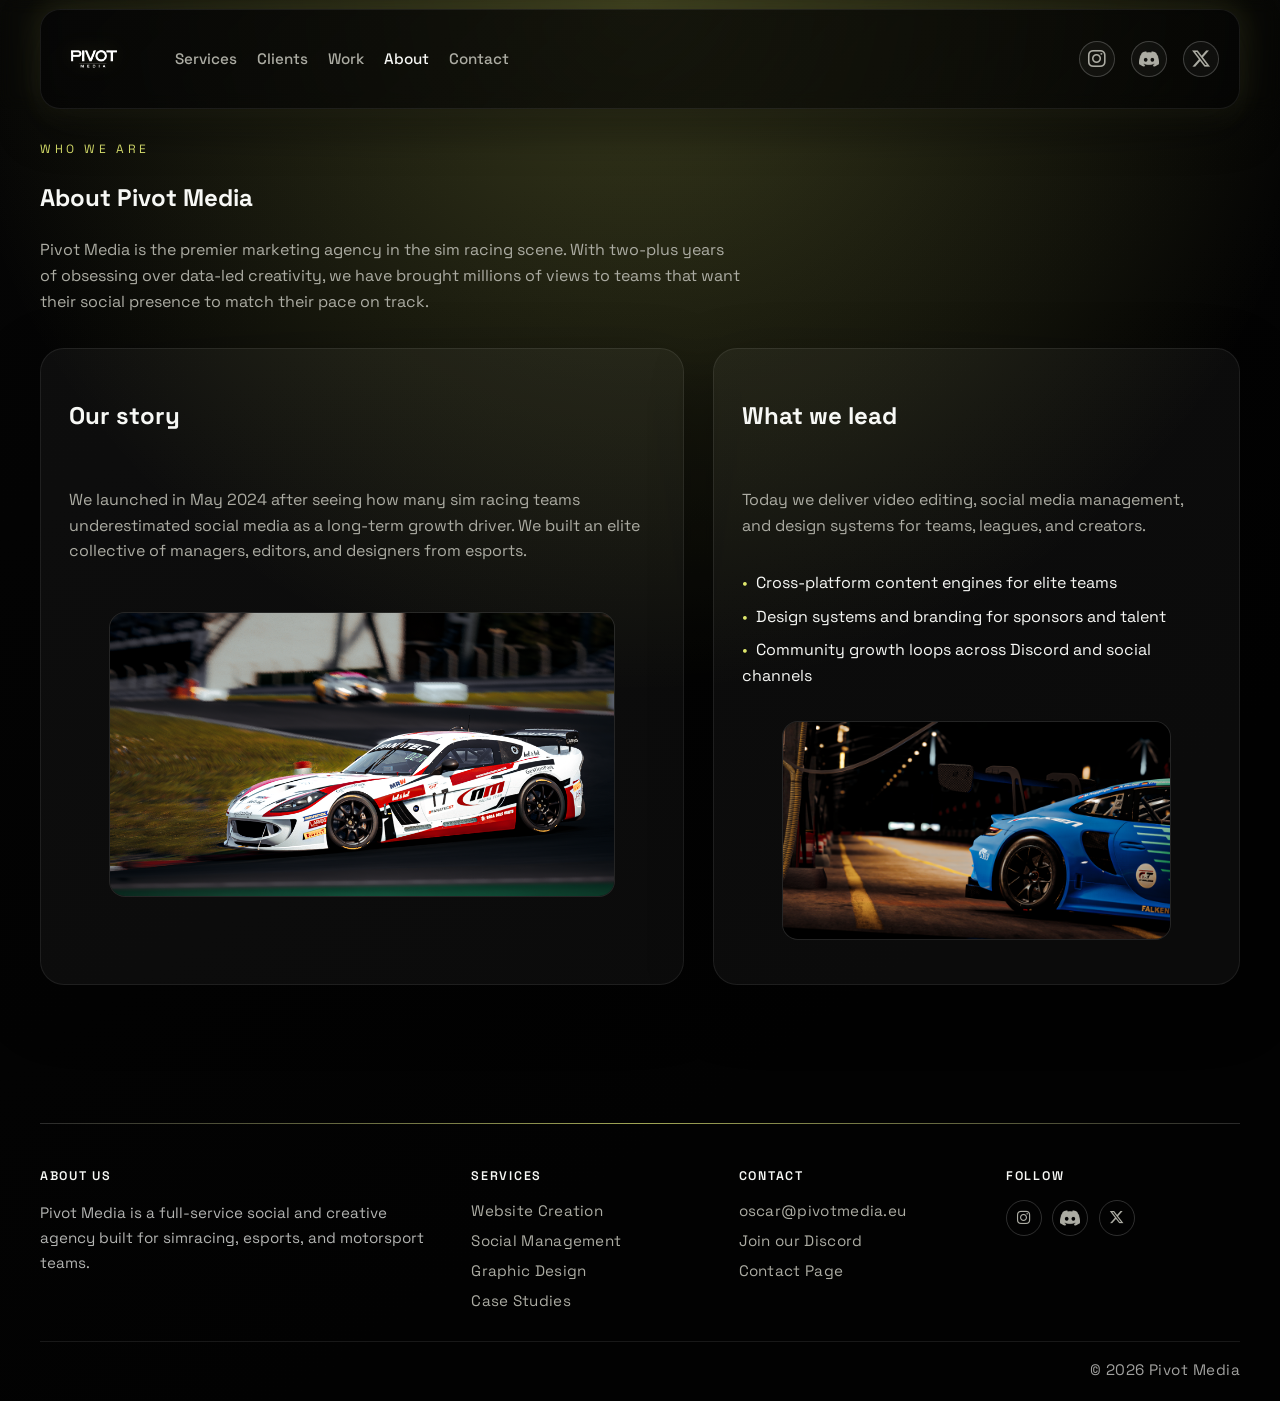
<file: html/about.html>
<!DOCTYPE html>
<html lang="en">
<head>
  <meta charset="UTF-8" />
  <meta name="viewport" content="width=device-width, initial-scale=1" />
  <title>Pivot Media | About</title>
  <meta name="description" content="About Pivot Media: simracing marketing agency focused on social growth, design, and media operations." />
  <link rel="icon" type="image/png" href="../images/Pivot Logo No Play Button PNG.png" />
  <link rel="preconnect" href="https://fonts.googleapis.com" />
  <link rel="preconnect" href="https://fonts.gstatic.com" crossorigin />
  <link href="https://fonts.googleapis.com/css2?family=Space+Grotesk:wght@400;500;600;700&display=swap" rel="stylesheet" />
  <link rel="stylesheet" href="https://cdnjs.cloudflare.com/ajax/libs/font-awesome/6.5.2/css/all.min.css" />
  <link rel="stylesheet" href="../css/style.css" />
  <script src="../js/page-transition.js" defer></script>
  <script src="../js/animations.js" defer></script>
</head>
<body>
  <div class="page-transition" aria-hidden="true">
    <div class="page-transition__logo">
      <img src="../images/Pivot Logo No Play Button PNG.png" alt="Pivot Media Logo" />
    </div>
    <div class="loader"></div>
  </div>
  <header class="nav-wrap">
    <nav class="nav shell" aria-label="Primary">
      <div class="nav__content">
        <a class="brand nav-link" href="index.html"><img src="../images/Pivot Logo No Play Button PNG.png" alt="Pivot Media" /></a>
        <div class="nav__menu" id="navMenu">
          <a class="nav-link" href="services.html">Services</a>
          <a class="nav-link" href="clients.html">Clients</a>
          <a class="nav-link" href="work.html">Work</a>
          <a class="nav-link current" href="about.html" aria-current="page">About</a>
          <a class="nav-link" href="contact.html">Contact</a>
        <div class="nav__social">
            <a href="https://www.instagram.com/pivotmedia.eu" target="_blank" rel="noreferrer" title="Instagram" aria-label="Follow on Instagram"><i class="fa-brands fa-instagram" aria-hidden="true"></i></a>
        <a href="https://discord.com/invite/xjPF8bs8aJ" target="_blank" rel="noreferrer" title="Discord" aria-label="Join Discord"><span class="social-icon social-icon--discord" aria-hidden="true"></span></a>
        <a href="https://x.com/PivotMediaGG" target="_blank" rel="noreferrer" title="X (Twitter)" aria-label="Follow on X"><i class="fa-brands fa-x-twitter" aria-hidden="true"></i></a>
          </div>
        </div>
      </div>
      <button class="nav__toggle" type="button" aria-label="Toggle navigation" aria-expanded="false" aria-controls="navMenu"><span></span><span></span><span></span></button>
    </nav>
  </header>

  <main>
    <section class="section shell about">
      <div class="section__head">
        <p class="eyebrow">Who we are</p>
        <h1>About Pivot Media</h1>
        <p>
          Pivot Media is the premier marketing agency in the sim racing scene. With two-plus years of
          obsessing over data-led creativity, we have brought millions of views to teams that want their
          social presence to match their pace on track.
        </p>
      </div>

      <div class="about__grid">
        <article class="card">
          <h2>Our story</h2>
          <p>
            We launched in May 2024 after seeing how many sim racing teams underestimated social media as a
            long-term growth driver. We built an elite collective of managers, editors, and designers from esports.
          </p>
          <figure class="media-frame"><img src="../images/Assetto Corsa Competizione Screenshot 2024.10.03 - 19.24.09.99.png" alt="Pivot Media team behind the scenes" loading="lazy" onerror="this.style.display='none'" /></figure>
        </article>
        <article class="card">
          <h2>What we lead</h2>
          <p>
            Today we deliver video editing, social media management, and design systems for teams, leagues, and creators.
          </p>
          <ul>
            <li>Cross-platform content engines for elite teams</li>
            <li>Design systems and branding for sponsors and talent</li>
            <li>Community growth loops across Discord and social channels</li>
          </ul>
          <figure class="media-frame"><img src="../images/Assetto Corsa Competizione Screenshot 2024.10.03 - 19.40.14.75.png" alt="Creative workflow and content planning" loading="lazy" onerror="this.style.display='none'" /></figure>
        </article>
      </div>
    </section>
  </main>

    <footer class="footer shell">
    <div class="footer__grid">
      <section class="footer__column footer__column--about" aria-label="About Pivot Media">
        <h2 class="footer__title">About Us</h2>
        <p class="footer__about">Pivot Media is a full-service social and creative agency built for simracing, esports, and motorsport teams.</p>
      </section>

      <nav class="footer__column" aria-label="Services links">
        <h2 class="footer__title">Services</h2>
        <a class="footer__word nav-link" href="services.html">Website Creation</a>
        <a class="footer__word nav-link" href="services.html">Social Management</a>
        <a class="footer__word nav-link" href="services.html">Graphic Design</a>
        <a class="footer__word nav-link" href="work.html">Case Studies</a>
      </nav>

      <section class="footer__column" aria-label="Contact details">
        <h2 class="footer__title">Contact</h2>
        <a class="footer__word" href="mailto:oscar@pivotmedia.eu">oscar@pivotmedia.eu</a>
        <a class="footer__word" href="https://discord.com/invite/xjPF8bs8aJ" target="_blank" rel="noreferrer">Join our Discord</a>
        <a class="footer__word nav-link" href="contact.html">Contact Page</a>
      </section>

      <section class="footer__column" aria-label="Social links">
        <h2 class="footer__title">Follow</h2>
        <div class="footer__social">
          <a href="https://www.instagram.com/pivotmedia.eu" target="_blank" rel="noreferrer" aria-label="Follow on Instagram"><i class="fa-brands fa-instagram" aria-hidden="true"></i></a>
          <a href="https://discord.com/invite/xjPF8bs8aJ" target="_blank" rel="noreferrer" aria-label="Join Discord"><span class="social-icon social-icon--discord" aria-hidden="true"></span></a>
          <a href="https://x.com/PivotMediaGG" target="_blank" rel="noreferrer" aria-label="Follow on X"><i class="fa-brands fa-x-twitter" aria-hidden="true"></i></a>
        </div>
      </section>
    </div>

    <div class="footer__bottom">
      <p class="footer__meta">&copy; <span id="year"></span> Pivot Media</p>
    </div>
  </footer>

  <script>
    const yearTarget = document.getElementById("year");
    if (yearTarget) yearTarget.textContent = new Date().getFullYear();
    const navRoot = document.querySelector(".nav");
    const navToggle = document.querySelector(".nav__toggle");
    const navMenu = document.getElementById("navMenu");

    if (navToggle && navMenu) {
      const setMenuState = (isOpen) => {
        navToggle.setAttribute("aria-expanded", String(isOpen));
        navMenu.classList.toggle("is-open", isOpen);
        if (navRoot) navRoot.classList.toggle("nav--open", isOpen);
        document.body.classList.toggle("nav-open", isOpen);
      };

      navToggle.addEventListener("click", () => {
        const expanded = navToggle.getAttribute("aria-expanded") === "true";
        setMenuState(!expanded);
      });

      navMenu.addEventListener("click", (event) => {
        const target = event.target;
        if (target instanceof Element && target.closest("a")) {
          setMenuState(false);
        }
      });

      window.addEventListener("resize", () => {
        if (window.innerWidth > 900) {
          setMenuState(false);
        }
      });
    }
  </script>
</body>
</html>
</file>
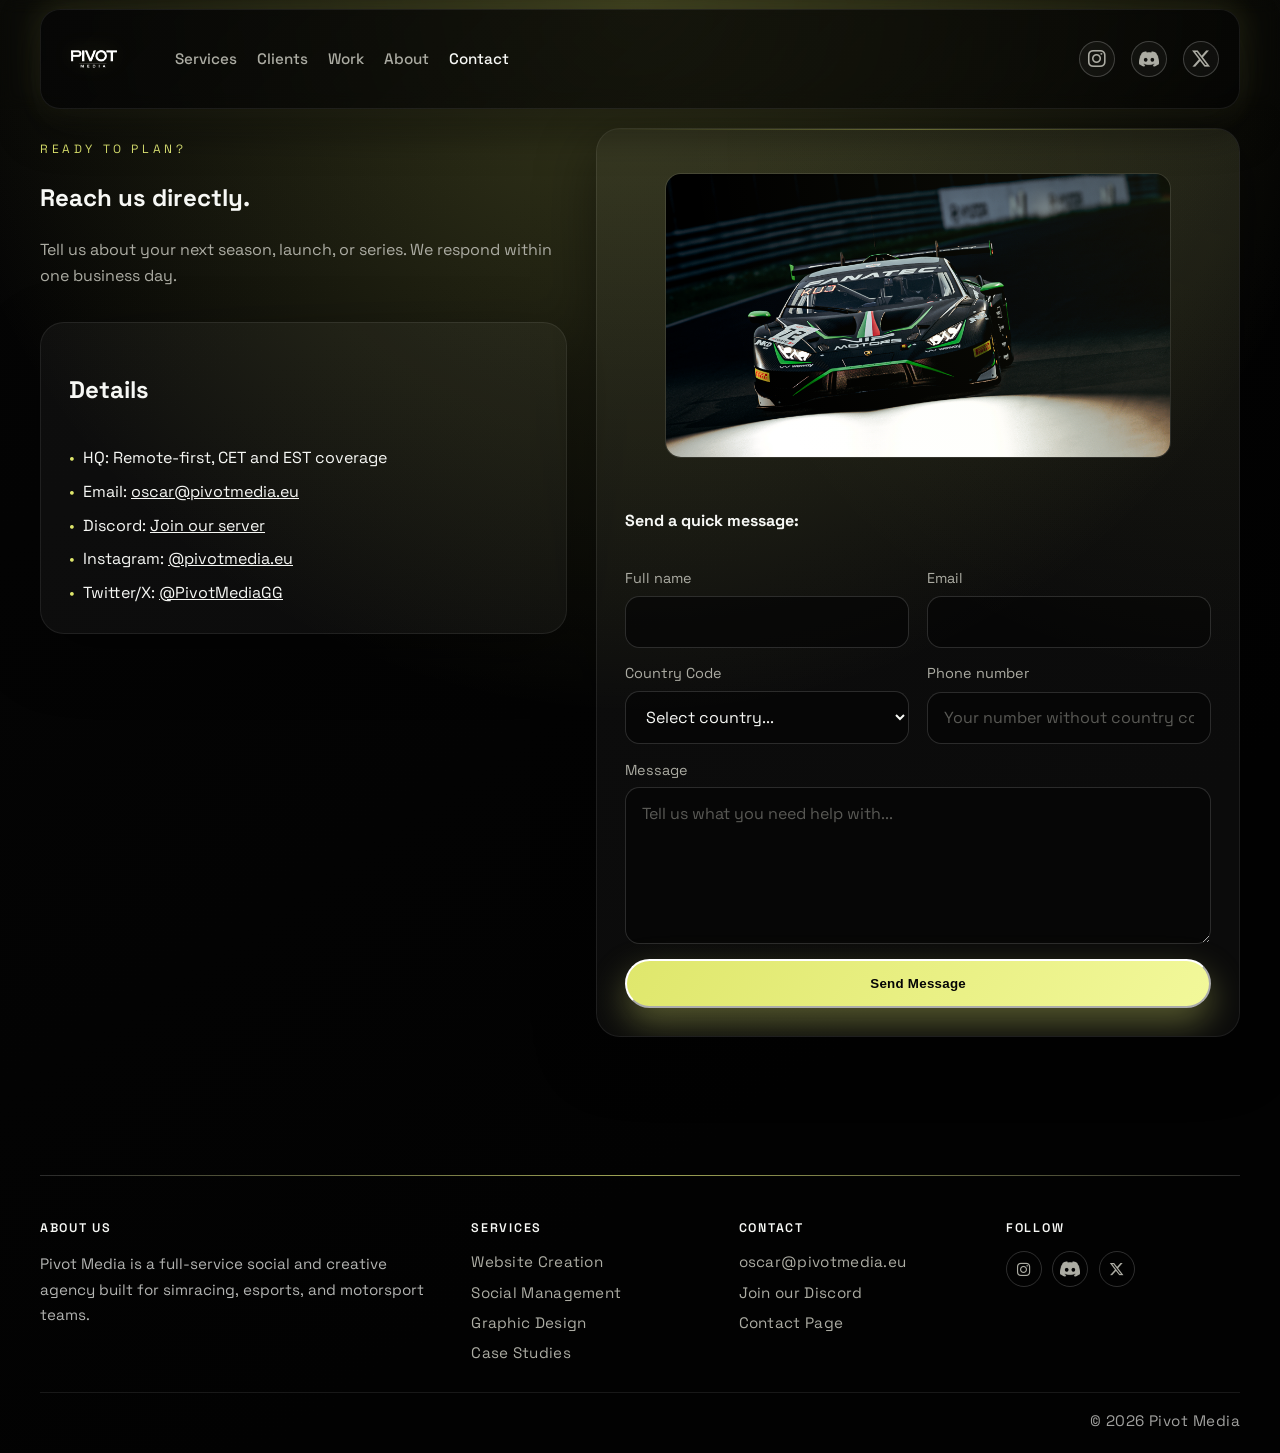
<file: html/contact.html>
<!DOCTYPE html>
<html lang="en">
<head>
  <meta charset="UTF-8" />
  <meta name="viewport" content="width=device-width, initial-scale=1" />
  <title>Pivot Media | Contact</title>
  <meta name="description" content="Contact Pivot Media by email, Discord, X, or Instagram." />
  <link rel="icon" type="image/png" href="../images/Pivot Logo No Play Button PNG.png" />
  <link rel="preconnect" href="https://fonts.googleapis.com" />
  <link rel="preconnect" href="https://fonts.gstatic.com" crossorigin />
  <link href="https://fonts.googleapis.com/css2?family=Space+Grotesk:wght@400;500;600;700&display=swap" rel="stylesheet" />
  <link rel="stylesheet" href="https://cdnjs.cloudflare.com/ajax/libs/font-awesome/6.5.2/css/all.min.css" />
  <link rel="stylesheet" href="../css/style.css" />
  <script src="../js/page-transition.js" defer></script>
  <script src="../js/animations.js" defer></script>
</head>
<body>
  <div class="page-transition" aria-hidden="true">
    <div class="page-transition__logo">
      <img src="../images/Pivot Logo No Play Button PNG.png" alt="Pivot Media Logo" />
    </div>
    <div class="loader"></div>
  </div>

  <header class="nav-wrap">
    <nav class="nav shell" aria-label="Primary">
      <div class="nav__content">
        <a class="brand nav-link" href="index.html"><img src="../images/Pivot Logo No Play Button PNG.png" alt="Pivot Media" /></a>
        <div class="nav__menu" id="navMenu">
          <a class="nav-link" href="services.html">Services</a>
          <a class="nav-link" href="clients.html">Clients</a>
          <a class="nav-link" href="work.html">Work</a>
          <a class="nav-link" href="about.html">About</a>
          <a class="nav-link current" href="contact.html" aria-current="page">Contact</a>
          <div class="nav__social">
            <a href="https://www.instagram.com/pivotmedia.eu" target="_blank" rel="noreferrer" title="Instagram" aria-label="Follow on Instagram"><i class="fa-brands fa-instagram" aria-hidden="true"></i></a>
            <a href="https://discord.com/invite/xjPF8bs8aJ" target="_blank" rel="noreferrer" title="Discord" aria-label="Join Discord"><span class="social-icon social-icon--discord" aria-hidden="true"></span></a>
            <a href="https://x.com/PivotMediaGG" target="_blank" rel="noreferrer" title="X (Twitter)" aria-label="Follow on X"><i class="fa-brands fa-x-twitter" aria-hidden="true"></i></a>
          </div>
        </div>
      </div>
      <button class="nav__toggle" type="button" aria-label="Toggle navigation" aria-expanded="false" aria-controls="navMenu"><span></span><span></span><span></span></button>
    </nav>
  </header>

  <main>
    <section class="section shell contact">
      <div>
        <div class="section__head">
          <p class="eyebrow">Ready to plan?</p>
          <h1>Reach us directly.</h1>
          <p>Tell us about your next season, launch, or series. We respond within one business day.</p>
        </div>
        <article class="card">
          <h2>Details</h2>
          <ul>
            <li>HQ: Remote-first, CET and EST coverage</li>
            <li>Email: <a href="mailto:oscar@pivotmedia.eu">oscar@pivotmedia.eu</a></li>
            <li>Discord: <a href="https://discord.com/invite/xjPF8bs8aJ" target="_blank" rel="noreferrer">Join our server</a></li>
            <li>Instagram: <a href="https://www.instagram.com/pivotmedia.eu" target="_blank" rel="noreferrer">@pivotmedia.eu</a></li>
            <li>Twitter/X: <a href="https://x.com/PivotMediaGG" target="_blank" rel="noreferrer">@PivotMediaGG</a></li>
          </ul>
        </article>
      </div>

      <div class="contact__form contact__links">
        <figure class="media-frame"><img src="../images/Assetto Corsa Competizione Screenshot 2024.10.03 - 23.11.52.08.png" alt="Contact Pivot Media" loading="lazy" onerror="this.style.display='none'" /></figure>
        <p><strong>Send a quick message:</strong></p>
        <form class="contact-form" id="contactForm" action="https://formsubmit.co/oscar@pivotmedia.eu" method="POST">
          <input type="hidden" name="_captcha" value="true" />
          <input type="text" name="_honey" tabindex="-1" autocomplete="off" style="display:none" />
          <input type="hidden" name="_subject" value="New Pivot Media Contact Form Submission" />
          <input type="hidden" name="_template" value="table" />
          <input type="hidden" name="_next" value="https://kabanelo1.github.io/projekt-pivot/html/index.html?sent=1" />
          <div class="form-row">
            <label>
              Full name
              <input type="text" name="full_name" autocomplete="name" minlength="2" required />
            </label>
            <label>
              Email
              <input type="email" name="email" autocomplete="email" required />
            </label>
          </div>

          <div class="form-row">
            <label>
              Country Code
              <select name="country_code" required>
                <option value="">Select country...</option>
                <option value="+1">+1 (USA/Canada)</option>
                <option value="+44">+44 (UK)</option>
                <option value="+33">+33 (France)</option>
                <option value="+49">+49 (Germany)</option>
                <option value="+39">+39 (Italy)</option>
                <option value="+34">+34 (Spain)</option>
                <option value="+31">+31 (Netherlands)</option>
                <option value="+43">+43 (Austria)</option>
                <option value="+32">+32 (Belgium)</option>
                <option value="+46">+46 (Sweden)</option>
                <option value="+47">+47 (Norway)</option>
                <option value="+45">+45 (Denmark)</option>
                <option value="+358">+358 (Finland)</option>
                <option value="+41">+41 (Switzerland)</option>
                <option value="+36">+36 (Hungary)</option>
                <option value="+48">+48 (Poland)</option>
                <option value="+55">+55 (Brazil)</option>
                <option value="+52">+52 (Mexico)</option>
                <option value="+61">+61 (Australia)</option>
                <option value="+81">+81 (Japan)</option>
                <option value="+86">+86 (China)</option>
                <option value="+91">+91 (India)</option>
                <option value="+65">+65 (Singapore)</option>
                <option value="+60">+60 (Malaysia)</option>
              </select>
            </label>
            <label>
              Phone number
              <input type="tel" name="phone" autocomplete="tel" inputmode="tel" minlength="6" placeholder="Your number without country code" required />
            </label>
          </div>

          <label>
            Message
            <textarea name="message" rows="6" placeholder="Tell us what you need help with..." required></textarea>
          </label>

          <button class="btn btn--primary" type="submit">Send Message</button>
        </form>
      </div>
    </section>
  </main>

  <footer class="footer shell">
    <div class="footer__grid">
      <section class="footer__column footer__column--about" aria-label="About Pivot Media">
        <h2 class="footer__title">About Us</h2>
        <p class="footer__about">Pivot Media is a full-service social and creative agency built for simracing, esports, and motorsport teams.</p>
      </section>

      <nav class="footer__column" aria-label="Services links">
        <h2 class="footer__title">Services</h2>
        <a class="footer__word nav-link" href="services.html">Website Creation</a>
        <a class="footer__word nav-link" href="services.html">Social Management</a>
        <a class="footer__word nav-link" href="services.html">Graphic Design</a>
        <a class="footer__word nav-link" href="work.html">Case Studies</a>
      </nav>

      <section class="footer__column" aria-label="Contact details">
        <h2 class="footer__title">Contact</h2>
        <a class="footer__word" href="mailto:oscar@pivotmedia.eu">oscar@pivotmedia.eu</a>
        <a class="footer__word" href="https://discord.com/invite/xjPF8bs8aJ" target="_blank" rel="noreferrer">Join our Discord</a>
        <a class="footer__word nav-link" href="contact.html">Contact Page</a>
      </section>

      <section class="footer__column" aria-label="Social links">
        <h2 class="footer__title">Follow</h2>
        <div class="footer__social">
          <a href="https://www.instagram.com/pivotmedia.eu" target="_blank" rel="noreferrer" aria-label="Follow on Instagram"><i class="fa-brands fa-instagram" aria-hidden="true"></i></a>
          <a href="https://discord.com/invite/xjPF8bs8aJ" target="_blank" rel="noreferrer" aria-label="Join Discord"><span class="social-icon social-icon--discord" aria-hidden="true"></span></a>
          <a href="https://x.com/PivotMediaGG" target="_blank" rel="noreferrer" aria-label="Follow on X"><i class="fa-brands fa-x-twitter" aria-hidden="true"></i></a>
        </div>
      </section>
    </div>

    <div class="footer__bottom">
      <p class="footer__meta">&copy; <span id="year"></span> Pivot Media</p>
    </div>
  </footer>

  <script>
    const yearTarget = document.getElementById("year");
    if (yearTarget) yearTarget.textContent = new Date().getFullYear();
    const contactForm = document.getElementById("contactForm");
    if (contactForm instanceof HTMLFormElement && window.location.search.includes("sent=1")) {
      const successNote = document.createElement("p");
      successNote.textContent = "Message sent successfully. We will reply within one business day.";
      successNote.style.color = "#dfe76c";
      successNote.style.margin = "0.25rem 0 0";
      contactForm.prepend(successNote);
    }

    const navRoot = document.querySelector(".nav");
    const navToggle = document.querySelector(".nav__toggle");
    const navMenu = document.getElementById("navMenu");

    if (navToggle && navMenu) {
      const setMenuState = (isOpen) => {
        navToggle.setAttribute("aria-expanded", String(isOpen));
        navMenu.classList.toggle("is-open", isOpen);
        if (navRoot) navRoot.classList.toggle("nav--open", isOpen);
        document.body.classList.toggle("nav-open", isOpen);
      };

      navToggle.addEventListener("click", () => {
        const expanded = navToggle.getAttribute("aria-expanded") === "true";
        setMenuState(!expanded);
      });

      navMenu.addEventListener("click", (event) => {
        const target = event.target;
        if (target instanceof Element && target.closest("a")) {
          setMenuState(false);
        }
      });

      window.addEventListener("resize", () => {
        if (window.innerWidth > 900) {
          setMenuState(false);
        }
      });
    }
  </script>
</body>
</html>
</file>
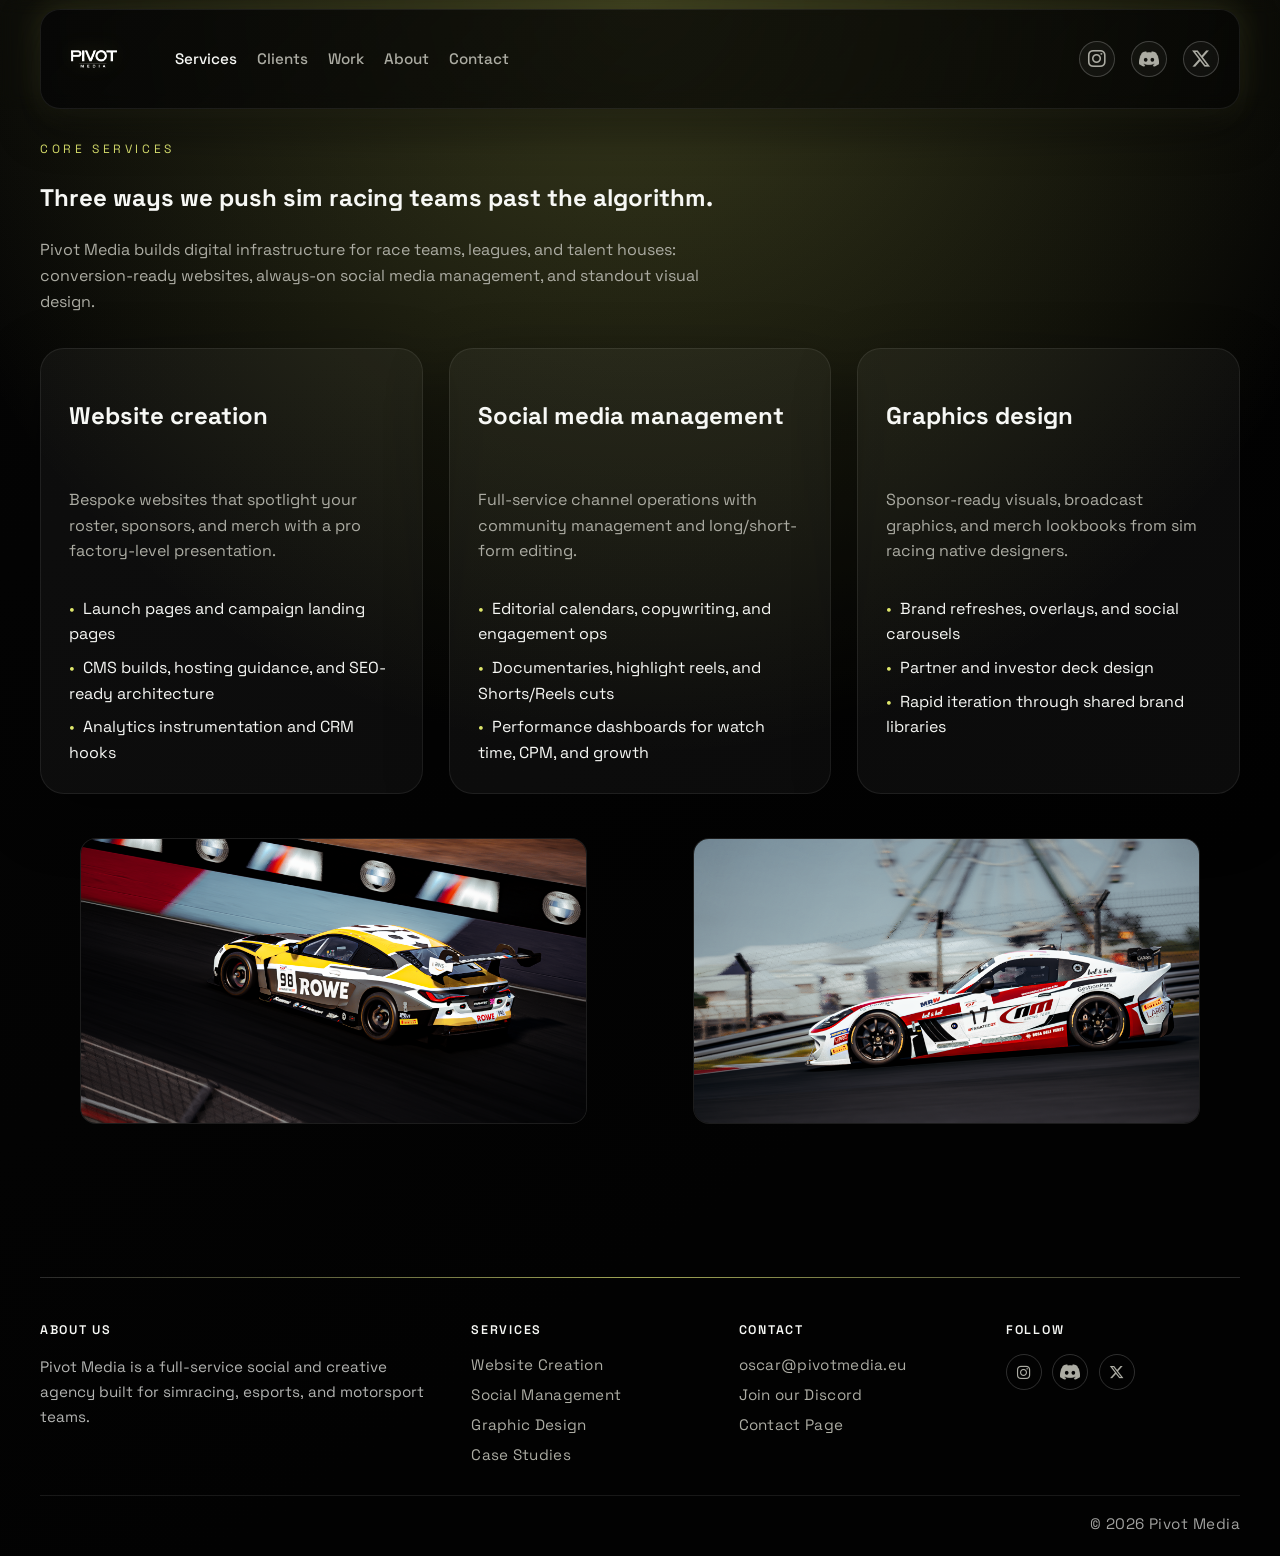
<file: html/services.html>
<!DOCTYPE html>
<html lang="en">
<head>
  <meta charset="UTF-8" />
  <meta name="viewport" content="width=device-width, initial-scale=1" />
  <title>Pivot Media | Services</title>
  <meta name="description" content="Pivot Media services for simracing and esports: websites, social media management, and graphics." />
  <link rel="icon" type="image/png" href="../images/Pivot Logo No Play Button PNG.png" />
  <link rel="preconnect" href="https://fonts.googleapis.com" />
  <link rel="preconnect" href="https://fonts.gstatic.com" crossorigin />
  <link href="https://fonts.googleapis.com/css2?family=Space+Grotesk:wght@400;500;600;700&display=swap" rel="stylesheet" />
  <link rel="stylesheet" href="https://cdnjs.cloudflare.com/ajax/libs/font-awesome/6.5.2/css/all.min.css" />
  <link rel="stylesheet" href="../css/style.css" />
  <script src="../js/page-transition.js" defer></script>
  <script src="../js/animations.js" defer></script>
</head>
<body>
  <div class="page-transition" aria-hidden="true">
    <div class="page-transition__logo">
      <img src="../images/Pivot Logo No Play Button PNG.png" alt="Pivot Media Logo" />
    </div>
    <div class="loader"></div>
  </div>
  <header class="nav-wrap">
    <nav class="nav shell" aria-label="Primary">
      <div class="nav__content">
        <a class="brand nav-link" href="index.html"><img src="../images/Pivot Logo No Play Button PNG.png" alt="Pivot Media" /></a>
        <div class="nav__menu" id="navMenu">
          <a class="nav-link current" href="services.html" aria-current="page">Services</a>
          <a class="nav-link" href="clients.html">Clients</a>
          <a class="nav-link" href="work.html">Work</a>
          <a class="nav-link" href="about.html">About</a>
          <a class="nav-link" href="contact.html">Contact</a>
        <div class="nav__social">
            <a href="https://www.instagram.com/pivotmedia.eu" target="_blank" rel="noreferrer" title="Instagram" aria-label="Follow on Instagram"><i class="fa-brands fa-instagram" aria-hidden="true"></i></a>
        <a href="https://discord.com/invite/xjPF8bs8aJ" target="_blank" rel="noreferrer" title="Discord" aria-label="Join Discord"><span class="social-icon social-icon--discord" aria-hidden="true"></span></a>
        <a href="https://x.com/PivotMediaGG" target="_blank" rel="noreferrer" title="X (Twitter)" aria-label="Follow on X"><i class="fa-brands fa-x-twitter" aria-hidden="true"></i></a>
          </div>
        </div>
      </div>
      <button class="nav__toggle" type="button" aria-label="Toggle navigation" aria-expanded="false" aria-controls="navMenu"><span></span><span></span><span></span></button>
    </nav>
  </header>

  <main>
    <section class="section shell">
      <div class="section__head">
        <p class="eyebrow">Core services</p>
        <h1>Three ways we push sim racing teams past the algorithm.</h1>
        <p>
          Pivot Media builds digital infrastructure for race teams, leagues, and talent houses: conversion-ready websites,
          always-on social media management, and standout visual design.
        </p>
      </div>
      <div class="cards cards--services">
        <article class="card">
          <h2>Website creation</h2>
          <p>Bespoke websites that spotlight your roster, sponsors, and merch with a pro factory-level presentation.</p>
          <ul>
            <li>Launch pages and campaign landing pages</li>
            <li>CMS builds, hosting guidance, and SEO-ready architecture</li>
            <li>Analytics instrumentation and CRM hooks</li>
          </ul>
        </article>
        <article class="card">
          <h2>Social media management</h2>
          <p>Full-service channel operations with community management and long/short-form editing.</p>
          <ul>
            <li>Editorial calendars, copywriting, and engagement ops</li>
            <li>Documentaries, highlight reels, and Shorts/Reels cuts</li>
            <li>Performance dashboards for watch time, CPM, and growth</li>
          </ul>
        </article>
        <article class="card">
          <h2>Graphics design</h2>
          <p>Sponsor-ready visuals, broadcast graphics, and merch lookbooks from sim racing native designers.</p>
          <ul>
            <li>Brand refreshes, overlays, and social carousels</li>
            <li>Partner and investor deck design</li>
            <li>Rapid iteration through shared brand libraries</li>
          </ul>
        </article>
      </div>

      <div class="media-grid">
        <figure class="media-frame"><img src="../images/Assetto Corsa Competizione Screenshot 2024.10.03 - 19.19.24.73.png" alt="Design and social content workflow" loading="lazy" onerror="this.style.display='none'" /></figure>
        <figure class="media-frame"><img src="../images/Assetto Corsa Competizione Screenshot 2024.10.03 - 19.23.16.25.png" alt="Racing team website showcase" loading="lazy" onerror="this.style.display='none'" /></figure>
      </div>
    </section>
  </main>

    <footer class="footer shell">
    <div class="footer__grid">
      <section class="footer__column footer__column--about" aria-label="About Pivot Media">
        <h2 class="footer__title">About Us</h2>
        <p class="footer__about">Pivot Media is a full-service social and creative agency built for simracing, esports, and motorsport teams.</p>
      </section>

      <nav class="footer__column" aria-label="Services links">
        <h2 class="footer__title">Services</h2>
        <a class="footer__word nav-link" href="services.html">Website Creation</a>
        <a class="footer__word nav-link" href="services.html">Social Management</a>
        <a class="footer__word nav-link" href="services.html">Graphic Design</a>
        <a class="footer__word nav-link" href="work.html">Case Studies</a>
      </nav>

      <section class="footer__column" aria-label="Contact details">
        <h2 class="footer__title">Contact</h2>
        <a class="footer__word" href="mailto:oscar@pivotmedia.eu">oscar@pivotmedia.eu</a>
        <a class="footer__word" href="https://discord.com/invite/xjPF8bs8aJ" target="_blank" rel="noreferrer">Join our Discord</a>
        <a class="footer__word nav-link" href="contact.html">Contact Page</a>
      </section>

      <section class="footer__column" aria-label="Social links">
        <h2 class="footer__title">Follow</h2>
        <div class="footer__social">
          <a href="https://www.instagram.com/pivotmedia.eu" target="_blank" rel="noreferrer" aria-label="Follow on Instagram"><i class="fa-brands fa-instagram" aria-hidden="true"></i></a>
          <a href="https://discord.com/invite/xjPF8bs8aJ" target="_blank" rel="noreferrer" aria-label="Join Discord"><span class="social-icon social-icon--discord" aria-hidden="true"></span></a>
          <a href="https://x.com/PivotMediaGG" target="_blank" rel="noreferrer" aria-label="Follow on X"><i class="fa-brands fa-x-twitter" aria-hidden="true"></i></a>
        </div>
      </section>
    </div>

    <div class="footer__bottom">
      <p class="footer__meta">&copy; <span id="year"></span> Pivot Media</p>
    </div>
  </footer>

  <script>
    const yearTarget = document.getElementById("year");
    if (yearTarget) yearTarget.textContent = new Date().getFullYear();
    const navRoot = document.querySelector(".nav");
    const navToggle = document.querySelector(".nav__toggle");
    const navMenu = document.getElementById("navMenu");

    if (navToggle && navMenu) {
      const setMenuState = (isOpen) => {
        navToggle.setAttribute("aria-expanded", String(isOpen));
        navMenu.classList.toggle("is-open", isOpen);
        if (navRoot) navRoot.classList.toggle("nav--open", isOpen);
        document.body.classList.toggle("nav-open", isOpen);
      };

      navToggle.addEventListener("click", () => {
        const expanded = navToggle.getAttribute("aria-expanded") === "true";
        setMenuState(!expanded);
      });

      navMenu.addEventListener("click", (event) => {
        const target = event.target;
        if (target instanceof Element && target.closest("a")) {
          setMenuState(false);
        }
      });

      window.addEventListener("resize", () => {
        if (window.innerWidth > 900) {
          setMenuState(false);
        }
      });
    }
  </script>
</body>
</html>
</file>
<file: css/style.css>
:root {
  color-scheme: dark;
  --space-section: clamp(2.4rem, 6vw, 5rem);
  --space-grid: clamp(1rem, 2.2vw, 1.6rem);
  --space-tight: clamp(0.75rem, 1.5vw, 1.1rem);
}

*,
*::before,
*::after {
  box-sizing: border-box;
}

body {
  margin: 0;
  font-family: "Space Grotesk", system-ui, -apple-system, BlinkMacSystemFont, "Segoe UI", sans-serif;
  background: radial-gradient(circle at top, rgba(223, 231, 108, 0.24), transparent 45%), linear-gradient(145deg, #050505, #020202 70%);
  color: #f7f8f5;
  min-height: 100vh;
  line-height: 1.6;
  -webkit-font-smoothing: antialiased;
  scroll-behavior: smooth;
  position: relative;
  overflow-x: hidden;
}

html,
body {
  max-width: 100%;
  overflow-x: hidden;
}

body::before {
  content: "";
  position: fixed;
  inset: 0;
  background: radial-gradient(circle at var(--x, 0%) var(--y, 0%), rgba(223, 231, 108, 0.08), transparent 45%);
  pointer-events: none;
  z-index: 1;
  opacity: 0;
  transition: opacity 0.5s ease;
}

body.nav-open {
  overflow: hidden;
}

body.low-motion::before {
  display: none;
}

body.low-motion .section,
body.low-motion .card,
body.low-motion .card ul li,
body.low-motion .stat,
body.low-motion .eyebrow,
body.low-motion .btn--primary,
body.low-motion .hero::after,
body.low-motion .page-transition__logo {
  animation: none !important;
}

body.low-motion .section {
  opacity: 1 !important;
}

body.low-motion .card,
body.low-motion .stat,
body.low-motion .media-frame,
body.low-motion .btn,
body.low-motion .nav-link,
body.low-motion a,
body.low-motion input,
body.low-motion textarea,
body.low-motion select {
  transition: none !important;
}

img {
  max-width: 100%;
  display: block;
}

a {
  color: inherit;
}

.shell {
  width: min(100% - 4rem, 1200px);
  margin-inline: auto;
}

.nav-wrap {
  position: fixed;
  top: 0;
  left: 0;
  right: 0;
  width: 100%;
  z-index: 20;
  padding-top: 0.55rem;
}

main {
  padding-top: 6rem;
}

.nav {
  padding: 1rem 1.25rem;
  display: flex;
  align-items: center;
  justify-content: space-between;
  gap: 1.5rem;
  background: linear-gradient(135deg, rgba(5, 5, 5, 0.78), rgba(2, 2, 2, 0.55));
  border: 1px solid rgba(255, 255, 255, 0.08);
  border-radius: 1.25rem;
  backdrop-filter: blur(16px);
  box-shadow: 0 18px 40px rgba(5, 5, 5, 0.55), 0 0 30px rgba(223, 231, 108, 0.15);
}

.nav__content {
  display: flex;
  align-items: center;
  gap: 3rem;
  flex: 1;
}

.nav__social {
  display: flex;
  align-items: center;
  gap: 1rem;
  margin-left: auto;
  flex-shrink: 0;
}

.nav__social a {
  display: inline-flex;
  align-items: center;
  justify-content: center;
  width: 36px;
  height: 36px;
  border-radius: 50%;
  border: 1px solid rgba(255, 255, 255, 0.2);
  color: #acaca3;
  text-decoration: none;
  font-size: 1.1rem;
  transition: all 0.3s ease;
  background: rgba(255, 255, 255, 0.04);
}

.nav__social a svg {
  width: 20px;
  height: 20px;
  stroke: currentColor;
  fill: currentColor;
}

.nav__social a i {
  font-size: 20px;
  line-height: 1;
}

.social-icon {
  width: 20px;
  height: 20px;
  display: block;
  flex-shrink: 0;
  background-color: currentColor;
  -webkit-mask-repeat: no-repeat;
  mask-repeat: no-repeat;
  -webkit-mask-position: center;
  mask-position: center;
  -webkit-mask-size: contain;
  mask-size: contain;
}

.social-icon--discord {
  -webkit-mask-image: url("../images/discord_5968898.png");
  mask-image: url("../images/discord_5968898.png");
}

.nav__social a:hover {
  color: #dfe76c;
  border-color: rgba(223, 231, 108, 0.4);
  background: rgba(223, 231, 108, 0.1);
}

.brand {
  display: inline-flex;
  align-items: center;
  gap: 0.85rem;
  font-weight: 600;
  text-transform: uppercase;
  letter-spacing: 0.08em;
  text-decoration: none;
  transition: all 0.2s ease;
  height: 66px;
}

.brand img {
  height: 66px;
  width: auto;
  object-fit: contain;
  filter: drop-shadow(0 0 10px rgba(223, 231, 108, 0.15));
  transform-origin: center;
  transition: transform 0.25s ease, filter 0.25s ease;
}

.brand:hover {
  color: #dfe76c;
}

.brand:hover img {
  transform: scale(1.4);
  filter: drop-shadow(0 0 15px rgba(223, 231, 108, 0.3));
}

.nav__menu {
  display: flex;
  align-items: center;
  gap: 1.25rem;
  flex: 1 1 auto;
  min-width: 0;
}

.nav__menu .nav-link {
  font-size: 0.95rem;
  font-weight: 500;
  color: #acaca3;
  text-decoration: none;
  transition: color 0.2s ease;
}

.nav__menu .nav-link:hover,
.nav__menu .nav-link.current {
  color: #f7f8f5;
}

.nav__toggle {
  width: 44px;
  height: 44px;
  border-radius: 50%;
  border: 1px solid rgba(255, 255, 255, 0.2);
  background: transparent;
  color: #f7f8f5;
  display: none;
  flex-direction: column;
  align-items: center;
  justify-content: center;
  gap: 0.3rem;
  cursor: pointer;
  transition: border-color 0.2s ease, background 0.2s ease;
  position: relative;
  z-index: 40;
}

.nav__toggle span {
  display: block;
  width: 18px;
  height: 2px;
  background: currentColor;
  transition: transform 0.3s ease, opacity 0.3s ease;
}

.nav--open .nav__toggle span:nth-of-type(1) {
  transform: translateY(6px) rotate(45deg);
}

.nav--open .nav__toggle span:nth-of-type(2) {
  opacity: 0;
}

.nav--open .nav__toggle span:nth-of-type(3) {
  transform: translateY(-6px) rotate(-45deg);
}

.hero {
  position: relative;
  overflow: hidden;
  padding-bottom: clamp(2rem, 4.5vw, 3.5rem);
}

.hero::after {
  content: "";
  position: absolute;
  inset: 5% auto auto 55%;
  width: 300px;
  height: 300px;
  background: radial-gradient(circle, rgba(223, 231, 108, 0.23), transparent);
  filter: blur(20px);
  pointer-events: none;
  z-index: 0;
}

.hero__content {
  display: grid;
  grid-template-columns: repeat(2, minmax(0, 1fr));
  gap: clamp(1.35rem, 3.4vw, 2.6rem);
  align-items: center;
  position: relative;
  z-index: 1;
  padding: clamp(1.2rem, 3vw, 2rem) 0 clamp(1.4rem, 3vw, 2.2rem);
}

.hero__text h1 {
  font-size: clamp(2.4rem, 5vw, 4rem);
  line-height: 1.1;
  margin: 0 0 1rem;
}

.hero__logo {
  width: 156px;
  height: 156px;
  margin-bottom: 1.5rem;
  animation: spinLogo 0.8s ease-out;
}

.hero__logo img {
  width: 100%;
  height: 100%;
  object-fit: contain;
  filter: drop-shadow(0 0 20px rgba(223, 231, 108, 0.2));
}

.hero__text p {
  color: #acaca3;
  font-size: 1.05rem;
}

.eyebrow {
  text-transform: uppercase;
  letter-spacing: 0.3em;
  font-size: 0.75rem;
  color: #dfe76c;
  margin-bottom: 0.8rem;
}

.hero__cta {
  display: flex;
  flex-wrap: wrap;
  gap: var(--space-tight);
  margin-block: clamp(1.25rem, 3vw, 1.7rem);
}

.hero__stats {
  display: grid;
  grid-template-columns: repeat(auto-fit, minmax(220px, 1fr));
  gap: var(--space-grid);
}

.stat,
.card,
.contact__form {
  background: rgba(255, 255, 255, 0.04);
  border: 1px solid rgba(255, 255, 255, 0.08);
  border-radius: 1.5rem;
  box-shadow: 0 20px 60px rgba(0, 0, 0, 0.45);
}

.stat {
  padding: 1.5rem;
  display: block;
}


.stat__label,
.case__date {
  font-size: 0.85rem;
  text-transform: uppercase;
  letter-spacing: 0.08em;
  color: #acaca3;
  display: block;
  margin-bottom: 0.75rem;
}

.stat strong {
  display: inline;
  font-size: 2rem;
  font-weight: 600;
  margin-block: 0;
  color: #dfe76c;
}

.stat-counter {
  display: inline;
  color: #dfe76c;
}

.stat-suffix {
  font-size: 2rem;
  font-weight: 600;
  display: inline;
  color: #dfe76c;
}

.hero__frame {
  border-radius: 1.5rem;
  overflow: hidden;
  border: 1px solid rgba(255, 255, 255, 0.08);
  box-shadow: 0 20px 60px rgba(0, 0, 0, 0.6);
}

.testimonials {
  margin-top: 1.25rem;
}

.testimonials__title {
  font-size: 0.8rem;
  text-transform: uppercase;
  letter-spacing: 0.14em;
  color: #dfe76c;
  margin-bottom: 0.75rem;
}

.testimonial-slider {
  background: rgba(255, 255, 255, 0.04);
  border: 1px solid rgba(255, 255, 255, 0.08);
  border-radius: 1.25rem;
  padding: 1.1rem 1.1rem 0.95rem;
  box-shadow: 0 20px 55px rgba(0, 0, 0, 0.4);
  touch-action: pan-y;
}

.testimonial {
  min-height: 180px;
  will-change: transform, opacity;
}

.testimonial.slide-in-right {
  animation: testimonialSlideInRight 0.38s ease both;
}

.testimonial.slide-in-left {
  animation: testimonialSlideInLeft 0.38s ease both;
}

.testimonial__quote {
  margin: 0;
  color: #e6e8df;
  font-size: 0.96rem;
  line-height: 1.65;
}

.testimonial__author {
  margin: 0.9rem 0 0;
  color: #dfe76c;
  font-size: 0.9rem;
  font-weight: 600;
}

.video-slide {
  min-height: 0;
}

.video-slider {
  max-width: 780px;
  margin-inline: auto;
}

.video-slide__frame {
  margin: 0;
  margin-inline: auto;
  width: min(100%, 420px);
  border-radius: 1rem;
  overflow: hidden;
  background: #000;
  aspect-ratio: 9 / 16;
  max-height: min(68vh, 740px);
  border: 1px solid rgba(255, 255, 255, 0.12);
}

.video-slide__frame video {
  display: block;
  width: 100%;
  height: 100%;
  object-fit: contain;
  background: #000;
}

.testimonial-slider__controls {
  display: flex;
  align-items: center;
  justify-content: space-between;
  gap: 0.9rem;
  margin-top: 1rem;
}

.testimonial-slider__arrow {
  width: 40px;
  height: 40px;
  border: 1px solid rgba(255, 255, 255, 0.2);
  border-radius: 999px;
  background: rgba(255, 255, 255, 0.04);
  color: #f7f8f5;
  font-size: 1.2rem;
  line-height: 1;
  cursor: pointer;
  transition: transform 0.2s ease, border-color 0.2s ease, color 0.2s ease, background 0.2s ease;
}

.testimonial-slider__arrow:hover {
  border-color: rgba(223, 231, 108, 0.45);
  color: #dfe76c;
  background: rgba(223, 231, 108, 0.1);
}

.testimonial-slider__counter {
  margin: 0;
  color: #acaca3;
  font-size: 0.9rem;
  letter-spacing: 0.06em;
}

@keyframes testimonialSlideInRight {
  from {
    opacity: 0;
    transform: translateX(24px);
  }
  to {
    opacity: 1;
    transform: translateX(0);
  }
}

@keyframes testimonialSlideInLeft {
  from {
    opacity: 0;
    transform: translateX(-24px);
  }
  to {
    opacity: 1;
    transform: translateX(0);
  }
}

.logo-rail {
  position: relative;
  width: 100vw;
  margin-left: calc(50% - 50vw);
  margin-right: calc(50% - 50vw);
  overflow: hidden;
  padding-block: clamp(1rem, 2.5vw, 1.7rem) clamp(1.5rem, 3vw, 2rem);
}

.logo-rail__inner {
  position: relative;
  width: 100%;
  margin: 0;
  overflow: hidden;
  padding-block: 0.35rem;
}

.logo-rail__inner::before {
  content: "";
  position: absolute;
  left: 0;
  right: 0;
  top: 50%;
  height: 1px;
  background: linear-gradient(90deg, transparent, rgba(223, 231, 108, 0.45), transparent);
  transform: translateY(-50%);
}

.logo-rail__track {
  display: block;
  width: 100%;
}

.logo-rail__set {
  display: flex;
  align-items: center;
  gap: clamp(0.75rem, 2vw, 1.25rem);
  width: max-content;
  will-change: transform;
  padding-inline: 0;
}

.logo-rail__item {
  margin: 0;
  height: 74px;
  min-width: 122px;
  padding: 0.75rem 1.2rem;
  border-radius: 999px;
  display: flex;
  align-items: center;
  justify-content: center;
  background: rgba(8, 8, 8, 0.92);
  border: 1px solid rgba(255, 255, 255, 0.12);
  box-shadow: 0 16px 36px rgba(0, 0, 0, 0.35);
}

.logo-rail__item img {
  height: 40px;
  width: auto;
  max-width: 180px;
  object-fit: contain;
}

.section {
  padding-block: var(--space-section);
}

main > .section:first-of-type {
  padding-top: clamp(1.2rem, 3vw, 2rem);
}

.section__head {
  max-width: 700px;
  margin-bottom: clamp(1.5rem, 4vw, 2.1rem);
}

.section__head p,
.card p {
  color: #acaca3;
}

.cards {
  display: grid;
  grid-template-columns: repeat(auto-fit, minmax(220px, 1fr));
  gap: var(--space-grid);
}

.cards--services {
  grid-template-columns: repeat(auto-fit, minmax(260px, 1fr));
}

.card {
  padding: 1.75rem;
  display: flex;
  flex-direction: column;
  gap: 1rem;
}

.client-card__title-row {
  display: block;
}

.client-card__logo {
  display: none;
  margin: 0;
}

.card ul {
  list-style: none;
  padding: 0;
  margin: 0;
  display: flex;
  flex-direction: column;
  gap: 0.5rem;
}

.card li::before {
  content: "\2022";
  color: #dfe76c;
  margin-right: 0.5rem;
}

.text-link {
  color: #dfe76c;
  font-weight: 600;
  text-decoration: none;
}

.text-link:hover {
  color: #f7f8f5;
}

.about__grid {
  display: grid;
  grid-template-columns: minmax(0, 1.1fr) minmax(0, 0.9fr);
  gap: clamp(1.15rem, 3vw, 1.85rem);
}

.contact {
  display: grid;
  grid-template-columns: 0.9fr 1.1fr;
  gap: clamp(1.15rem, 3vw, 1.85rem);
  align-items: start;
}

.contact__form {
  display: grid;
  gap: var(--space-tight);
  padding: 1.75rem;
  position: relative;
  overflow: hidden;
}

.contact__form::before {
  content: "";
  position: absolute;
  top: 0;
  left: 0;
  right: 0;
  height: 1px;
  background: linear-gradient(90deg, transparent, rgba(223, 231, 108, 0.5), transparent);
}

.contact__form::after {
  content: "";
  position: absolute;
  inset: 0;
  background: radial-gradient(circle at 100% 0%, rgba(223, 231, 108, 0.08), transparent 50%);
  pointer-events: none;
}

.contact__links .btn {
  width: 100%;
  justify-content: center;
}

.contact-form {
  display: grid;
  gap: 0.9rem;
}

.form-row {
  display: grid;
  grid-template-columns: repeat(2, minmax(0, 1fr));
  gap: var(--space-tight);
}

.contact-form label {
  display: grid;
  gap: 0.35rem;
  font-size: 0.9rem;
  color: #acaca3;
}

.contact-form input,
.contact-form textarea,
.contact-form select {
  border-radius: 0.9rem;
  border: 1px solid rgba(255, 255, 255, 0.15);
  background: rgba(5, 5, 5, 0.7);
  color: #f7f8f5;
  font-size: 1rem;
  padding: 0.9rem 1rem;
  font-family: inherit;
}

.contact-form textarea {
  resize: vertical;
}

.contact-form input:focus,
.contact-form textarea:focus,
.contact-form select:focus {
  outline: 1px solid rgba(223, 231, 108, 0.7);
  border-color: rgba(223, 231, 108, 0.7);
}

.media-grid {
  display: grid;
  grid-template-columns: repeat(auto-fit, minmax(220px, 1fr));
  gap: var(--space-grid);
  margin-top: clamp(1.2rem, 3vw, 1.7rem);
}

.media-grid--logos {
  grid-template-columns: repeat(auto-fit, minmax(140px, 1fr));
}

.work-grid {
  align-items: stretch;
}

.work-card {
  gap: 0.9rem;
}

.work-card__preview {
  margin: 0;
  min-height: 0;
  aspect-ratio: 16 / 10;
}

.work-card .btn {
  margin-top: auto;
  align-self: flex-start;
}

.media-frame {
  background: rgba(255, 255, 255, 0.03);
  border: 1px solid rgba(255, 255, 255, 0.08);
  border-radius: 1rem;
  overflow: hidden;
  min-height: 180px;
}

.media-frame img {
  width: 100%;
  height: 100%;
  object-fit: cover;
}

.media-frame--logo {
  min-height: 120px;
  display: grid;
  place-items: center;
  padding: 1rem;
}

.media-frame--logo img {
  width: min(100%, 120px);
  height: auto;
  object-fit: contain;
}

.btn {
  display: inline-flex;
  align-items: center;
  justify-content: center;
  gap: 0.6rem;
  font-weight: 600;
  border-radius: 999px;
  padding: 0.95rem 1.75rem;
  transition: background 0.25s ease, color 0.25s ease, transform 0.25s ease, box-shadow 0.25s ease;
  text-decoration: none;
  letter-spacing: 0.02em;
}

.btn--primary {
  background: linear-gradient(120deg, #dfe76c, #f2f89a);
  color: #050505;
  box-shadow: 0 15px 35px rgba(223, 231, 108, 0.35);
}

.btn--primary:hover {
  box-shadow: 0 20px 40px rgba(223, 231, 108, 0.5);
}

.btn--secondary {
  border: 1px solid rgba(255, 255, 255, 0.2);
  color: #f7f8f5;
  background: transparent;
}

.btn--secondary:hover {
  background: rgba(255, 255, 255, 0.08);
}

.btn--ghost {
  border: 1px solid rgba(255, 255, 255, 0.2);
  color: #f7f8f5;
  padding: 0.65rem 1.4rem;
}

.btn--ghost:hover {
  color: #050505;
  background: #f7f8f5;
}

.footer {
  position: relative;
  overflow: visible;
  margin-top: clamp(2.2rem, 5vw, 3.8rem);
  padding: clamp(1.9rem, 4vw, 2.7rem) 0 0;
  border-top: 1px solid rgba(255, 255, 255, 0.16);
  font-size: 0.95rem;
  color: #acaca3;
}

.footer__grid {
  display: grid;
  grid-template-columns: minmax(240px, 1.7fr) repeat(3, minmax(140px, 1fr));
  gap: clamp(1.1rem, 2.6vw, 2.2rem);
  padding-bottom: clamp(1.2rem, 2.5vw, 1.8rem);
}

.footer__column {
  display: flex;
  flex-direction: column;
  gap: 0.5rem;
}

.footer__title {
  margin: 0 0 0.3rem;
  color: #f7f8f5;
  font-size: 0.78rem;
  font-weight: 600;
  letter-spacing: 0.14em;
  text-transform: uppercase;
}

.footer__about {
  margin: 0;
  max-width: 40ch;
  color: rgba(247, 248, 245, 0.72);
  line-height: 1.65;
}

.footer__word {
  color: #acaca3;
  text-decoration: none;
  letter-spacing: 0.02em;
  line-height: 1.45;
  padding: 0;
  border-radius: 0;
  transition: color 0.2s ease;
}

.footer__word:hover {
  color: #dfe76c;
}

.footer__social {
  display: flex;
  align-items: center;
  gap: 0.65rem;
}

.footer__social a {
  display: inline-flex;
  align-items: center;
  justify-content: center;
  width: 36px;
  height: 36px;
  border-radius: 999px;
  border: 1px solid rgba(255, 255, 255, 0.18);
  color: #acaca3;
  text-decoration: none;
  transition: transform 0.2s ease, color 0.2s ease, border-color 0.2s ease;
}

.footer__social a:hover {
  color: #dfe76c;
  border-color: rgba(223, 231, 108, 0.55);
}

.footer__bottom {
  display: flex;
  justify-content: flex-end;
  align-items: center;
  gap: 0.9rem;
  padding: 1rem 0 1.2rem;
  border-top: 1px solid rgba(255, 255, 255, 0.09);
}

.footer__meta {
  margin: 0;
  color: rgba(247, 248, 245, 0.65);
  font-family: "Space Grotesk", system-ui, -apple-system, BlinkMacSystemFont, "Segoe UI", sans-serif;
  letter-spacing: 0.03em;
}

.page-transition {
  position: fixed;
  inset: 0;
  background: rgba(5, 5, 5, 0.95);
  display: grid;
  place-items: center;
  pointer-events: none;
  opacity: 0;
  transition: opacity 0.35s ease;
  z-index: 999;
}

.page-transition.active {
  opacity: 1;
}

.loader {
  width: 46px;
  height: 46px;
  border: 3px solid rgba(255, 255, 255, 0.2);
  border-top-color: #dfe76c;
  border-radius: 50%;
  animation: spin 0.85s linear infinite;
}

.page-transition__logo {
  position: absolute;
  width: 140px;
  height: 140px;
  display: flex;
  align-items: center;
  justify-content: center;
  animation: shadowForecast 3s ease-in-out infinite;
}

.page-transition__logo img {
  width: 100%;
  height: 100%;
  object-fit: contain;
  filter: drop-shadow(0 0 20px rgba(223, 231, 108, 0.3));
}

@keyframes spin {
  to {
    transform: rotate(360deg);
  }
}

@keyframes fadeInUp {
  from {
    opacity: 0;
    transform: translateY(30px);
  }
  to {
    opacity: 1;
    transform: translateY(0);
  }
}

@keyframes fadeInLeft {
  from {
    opacity: 0;
    transform: translateX(-40px);
  }
  to {
    opacity: 1;
    transform: translateX(0);
  }
}

@keyframes fadeInRight {
  from {
    opacity: 0;
    transform: translateX(40px);
  }
  to {
    opacity: 1;
    transform: translateX(0);
  }
}

@keyframes fadeInScale {
  from {
    opacity: 0;
    transform: scale(0.9);
  }
  to {
    opacity: 1;
    transform: scale(1);
  }
}

@keyframes slideInUp {
  from {
    opacity: 0;
    transform: translateY(60px);
  }
  to {
    opacity: 1;
    transform: translateY(0);
  }
}

@keyframes float {
  0%, 100% {
    transform: translateY(0px);
  }
  50% {
    transform: translateY(-15px);
  }
}

@keyframes spinLogo {
  from {
    transform: rotate(0deg) scale(0.8);
    opacity: 0;
  }
  to {
    transform: rotate(360deg) scale(1);
    opacity: 1;
  }
}

@keyframes spinLoading {
  from {
    transform: rotate(0deg);
  }
  to {
    transform: rotate(360deg);
  }
}

@keyframes shadowForecast {
  0% {
    transform: scale(1) translateY(0);
    opacity: 1;
    filter: drop-shadow(0 0 10px rgba(223, 231, 108, 0.3)) blur(0px);
  }
  25% {
    transform: scale(1.1) translateY(-10px);
    opacity: 0.95;
    filter: drop-shadow(0 0 25px rgba(223, 231, 108, 0.4)) blur(1px);
  }
  50% {
    transform: scale(1.2) translateY(0);
    opacity: 0.85;
    filter: drop-shadow(0 10px 40px rgba(223, 231, 108, 0.5)) blur(2px);
  }
  75% {
    transform: scale(1.1) translateY(10px);
    opacity: 0.95;
    filter: drop-shadow(0 0 25px rgba(223, 231, 108, 0.4)) blur(1px);
  }
  100% {
    transform: scale(1) translateY(0);
    opacity: 1;
    filter: drop-shadow(0 0 10px rgba(223, 231, 108, 0.3)) blur(0px);
  }
}

@keyframes glow {
  0%, 100% {
    box-shadow: 0 20px 60px rgba(0, 0, 0, 0.45);
  }
  50% {
    box-shadow: 0 20px 60px rgba(223, 231, 108, 0.15), 0 0 30px rgba(223, 231, 108, 0.2);
  }
}

@keyframes glowPulse {
  0%, 100% {
    box-shadow: 0 15px 35px rgba(223, 231, 108, 0.35);
  }
  50% {
    box-shadow: 0 15px 40px rgba(223, 231, 108, 0.5);
  }
}

@keyframes shimmer {
  0% {
    background-position: -1000px 0;
  }
  100% {
    background-position: 1000px 0;
  }
}

.hero__frame {
  animation: fadeInRight 0.8s ease-out 0.3s both;
}

.hero__text h1 {
  animation: fadeInUp 0.8s ease-out 0.1s both;
}

.hero__text > p:first-of-type {
  animation: fadeInUp 0.8s ease-out 0.2s both;
}

.hero__text > p:nth-of-type(2) {
  animation: fadeInUp 0.8s ease-out 0.3s both;
}

.hero__cta {
  animation: fadeInUp 0.8s ease-out 0.4s both;
}

.hero__stats {
  animation: fadeInUp 0.8s ease-out 0.5s both;
}

.stat {
  transition: all 0.3s ease;
}

.stat:hover {
  border-color: rgba(223, 231, 108, 0.3);
  background: rgba(223, 231, 108, 0.08);
  box-shadow: 0 25px 50px rgba(223, 231, 108, 0.2);
}

.card {
  transition: all 0.4s cubic-bezier(0.34, 1.56, 0.64, 1);
  animation: fadeInUp 0.6s ease-out backwards;
}

.cards--services .card {
  animation-duration: 0.7s;
}

.cards--services .card:nth-child(1) {
  animation-delay: 0.1s;
}

.cards--services .card:nth-child(2) {
  animation-delay: 0.2s;
}

.cards--services .card:nth-child(3) {
  animation-delay: 0.3s;
}

.cards--services .card:nth-child(4) {
  animation-delay: 0.4s;
}

.cards--services .card:nth-child(5) {
  animation-delay: 0.5s;
}

.card:hover {
  border-color: rgba(223, 231, 108, 0.4);
  background: rgba(255, 255, 255, 0.08);
  box-shadow: 0 30px 80px rgba(223, 231, 108, 0.25);
}

.card h2,
.card h3 {
  transition: color 0.3s ease;
}

.card:hover h2,
.card:hover h3 {
  color: #dfe76c;
}

.text-link {
  position: relative;
  transition: all 0.3s ease;
}

.btn {
  position: relative;
  overflow: hidden;
}

.btn--primary {
  animation: glowPulse 3s ease-in-out infinite;
}

.btn--primary:active {
  transform: translateY(-2px) scale(0.98);
}

.ripple {
  position: absolute;
  border-radius: 50%;
  background: rgba(255, 255, 255, 0.6);
  transform: scale(0);
  animation: rippleEffect 0.6s ease-out;
  pointer-events: none;
}

@keyframes rippleEffect {
  to {
    transform: scale(4);
    opacity: 0;
  }
}

.section {
  opacity: 0;
  animation: fadeInUp 0.8s ease-out 0.3s both;
}

.section__head h1 {
  animation: fadeInUp 0.8s ease-out 0.2s both;
}

.section__head p {
  animation: fadeInUp 0.8s ease-out 0.3s both;
}

.media-frame {
  transition: all 0.4s ease;
  animation: fadeInScale 0.8s ease-out 0.4s both;
}

.media-frame:hover {
  transform: none;
  border-color: rgba(255, 255, 255, 0.08);
  box-shadow: none;
}

.eyebrow {
  animation: fadeInUp 0.8s ease-out both;
}

.contact-form input,
.contact-form textarea {
  transition: all 0.3s ease;
}

.contact-form input:focus,
.contact-form textarea:focus {
  transform: scale(1.02);
}

.nav {
  animation: slideInUp 0.6s ease-out;
  animation-timing-function: cubic-bezier(0.34, 1.56, 0.64, 1);
}

.nav-link {
  transition: all 0.3s ease;
  position: relative;
}

.brand {
  animation: fadeInLeft 0.6s ease-out;
}

@media (prefers-reduced-motion: reduce) {
  *,
  *::before,
  *::after {
    animation-duration: 0.01ms !important;
    animation-iteration-count: 1 !important;
    transition-duration: 0.01ms !important;
    scroll-behavior: auto !important;
  }

  .logo-rail__inner {
    overflow-x: auto;
  }

  .logo-rail__set {
    transform: none !important;
  }
}

/* Enhanced visual effects */
.hero::after {
  animation: glow 4s ease-in-out infinite;
}

.nav-wrap {
  backdrop-filter: blur(8px);
}

.section h1,
.section h2,
.section h3 {
  background: none;
  -webkit-text-fill-color: currentColor;
  color: #f7f8f5;
  transition: none;
}

.section h1:hover,
.section h2:hover,
.section h3:hover {
  color: #f7f8f5;
}

.eyebrow {
  background: linear-gradient(90deg, #dfe76c, #f2f89a, #dfe76c);
  background-size: 200% 100%;
  -webkit-background-clip: text;
  -webkit-text-fill-color: transparent;
  background-clip: text;
  animation: shimmer 3s ease-in-out infinite;
}

@keyframes shimmerText {
  0%, 100% {
    background-position: 0% center;
  }
  50% {
    background-position: 100% center;
  }
}

/* Enhanced section transitions */
.section__head {
  position: relative;
}

.section__head::before {
  content: none;
}

.section__head:hover::before {
  content: none;
}

/* Enhanced form feedback */
.contact-form input::placeholder,
.contact-form textarea::placeholder {
  color: rgba(172, 172, 163, 0.5);
  transition: color 0.3s ease;
}

.contact-form input:focus::placeholder,
.contact-form textarea:focus::placeholder {
  color: rgba(223, 231, 108, 0.3);
}

/* Footer enhancements */
.footer {
  backdrop-filter: none;
}

.footer::before {
  content: "";
  position: absolute;
  top: -1px;
  left: 0;
  right: 0;
  height: 1px;
  background: linear-gradient(90deg, transparent, rgba(223, 231, 108, 0.65), transparent);
  pointer-events: none;
}

.footer::after {
  content: none;
}

.footer__word:focus-visible {
  outline: 2px solid rgba(223, 231, 108, 0.65);
  outline-offset: 2px;
}

/* Link animations */
a {
  transition: all 0.2s ease;
}

/* Card list animations */
.card ul li {
  animation: fadeInLeft 0.6s ease-out backwards;
  transition: all 0.3s ease;
}

.card ul li:nth-child(1) { animation-delay: 0.1s; }
.card ul li:nth-child(2) { animation-delay: 0.2s; }
.card ul li:nth-child(3) { animation-delay: 0.3s; }
.card ul li:nth-child(4) { animation-delay: 0.4s; }
.card ul li:nth-child(5) { animation-delay: 0.5s; }

/* Enhanced stat styling */
.stat strong {
  background: linear-gradient(120deg, #dfe76c, #f2f89a);
  -webkit-background-clip: text;
  -webkit-text-fill-color: transparent;
  background-clip: text;
}

/* Smooth transitions on all interactive elements */
input[type="text"],
input[type="email"],
input[type="tel"],
textarea,
select {
  transition: all 0.3s cubic-bezier(0.34, 1.56, 0.64, 1);
}

/* Enhanced media frame animations */
.media-frame {
  position: relative;
}

.media-frame::after {
  content: none;
  position: absolute;
  inset: 0;
  background: radial-gradient(circle at 20% 50%, rgba(223, 231, 108, 0.1), transparent);
  opacity: 0;
  transition: opacity 0.4s ease;
  pointer-events: none;
  border-radius: 1rem;
}

.media-frame:hover::after {
  opacity: 1;
}

/* Navigation link underline animation */
.nav__menu .nav-link {
  position: relative;
}

/* Main page motion cleanup and hover stability */
.hero {
  overflow: visible;
}

.card,
.stat {
  position: relative;
}

.card:hover,
.stat:hover {
  z-index: 2;
}

.hero__frame,
.media-frame {
  animation: none;
  transition: none;
}

.hero__text h1,
.section h1,
.section h2,
.section h3 {
  animation: none;
  transition: none;
}

.section h1,
.section h2,
.section h3 {
  background: none;
  -webkit-text-fill-color: currentColor;
  color: #f7f8f5;
}

.section h1:hover,
.section h2:hover,
.section h3:hover {
  background-position: 0 0;
}

.media-frame:hover {
  transform: none;
}

.media-frame:hover::after {
  opacity: 0;
}

@media (max-width: 900px) {
  .nav-wrap {
    padding-top: 0 !important;
    margin-top: 0;
  }

  main {
    padding-top: 4.5rem;
  }

  .hero::after {
    display: none;
  }

  .nav {
    width: 100%;
    margin-inline: 0;
    margin-top: 0;
    border-radius: 0;
    border: none;
    padding: 0.75rem 0.95rem;
    gap: 0.8rem;
    position: relative;
    justify-content: center;
    background: #020202;
    box-shadow: 0 10px 35px rgba(0, 0, 0, 0.55);
  }

  .nav.shell {
    width: 100vw;
    margin-left: calc(50% - 50vw);
    margin-right: calc(50% - 50vw);
  }

  .nav__content {
    flex-direction: column;
    width: 100%;
    gap: 0;
  }

  .brand {
    margin-inline: auto;
    height: 58px;
  }

  .brand img {
    height: 58px;
  }

  .nav__social {
    display: flex;
    position: static;
    transform: none;
    margin-left: 0;
    gap: 0.85rem;
    padding: 0;
    border: 0;
    background: transparent;
    backdrop-filter: none;
  }

  .nav__menu .nav__social {
    margin-top: 0.25rem;
    justify-content: center;
  }

  .nav__social a {
    width: 42px;
    height: 42px;
  }

  .nav__toggle {
    display: inline-flex;
    position: absolute;
    right: 0.95rem;
    top: 50%;
    transform: translateY(-50%);
  }

  .nav__menu {
    width: 100%;
    flex-direction: column;
    align-items: center;
    justify-content: flex-start;
    text-align: center;
    gap: 1.25rem;
    padding: calc(4rem + 60px) 2rem 3rem;
    display: none;
    position: fixed;
    inset: 0;
    min-height: 100vh;
    background: rgba(2, 2, 2, 0.98);
    z-index: 30;
    overflow-y: auto;
  }

  .nav--open .nav__menu,
  .nav__menu.is-open {
    display: flex;
  }

  .hero__content,
  .contact,
  .about__grid,
  .cards--services {
    grid-template-columns: 1fr;
    gap: 1.15rem;
  }

  .hero__text h1 {
    font-size: clamp(2rem, 8vw, 2.6rem);
  }

  .hero__text p {
    font-size: 0.98rem;
  }

  .hero__stats {
    grid-template-columns: repeat(2, minmax(0, 1fr));
    gap: 0.9rem;
  }

  .stat,
  .card,
  .contact__form {
    padding: 1.15rem;
    border-radius: 1.15rem;
  }

  .stat strong,
  .stat-suffix {
    font-size: 1.7rem;
  }

  .section {
    padding-block: clamp(1.85rem, 5vw, 2.7rem);
  }

  main > .section:first-of-type {
    padding-top: clamp(1rem, 3vw, 1.5rem);
  }

  .form-row {
    grid-template-columns: 1fr;
  }

  .hero__cta {
    flex-direction: column;
  }

  .hero__cta .btn {
    width: 100%;
  }

  .testimonial {
    min-height: 0;
  }

  .testimonial-slider {
    padding: 0.95rem;
  }

  .testimonial__quote {
    font-size: 0.93rem;
    line-height: 1.55;
  }

  .testimonial-slider__arrow {
    width: 42px;
    height: 42px;
  }

  .logo-rail__item {
    height: 66px;
    min-width: 104px;
    padding: 0.65rem 1rem;
  }

  .logo-rail__item img {
    height: 35px;
    max-width: 150px;
  }

  .nav__menu .nav-link {
    font-size: 1.15rem;
  }

  .client-card__title-row {
    display: flex;
    align-items: center;
    gap: 0.75rem;
  }

  .client-card__logo {
    display: grid;
    place-items: center;
    width: 56px;
    height: 56px;
    padding: 0.4rem;
    flex-shrink: 0;
    border-radius: 0.75rem;
    background: rgba(255, 255, 255, 0.04);
    border: 1px solid rgba(255, 255, 255, 0.11);
  }

  .client-card__logo img {
    width: 100%;
    height: 100%;
    object-fit: contain;
  }

  .client-card__title-row h2 {
    margin: 0;
  }

  .cases .media-grid--logos {
    display: none;
  }
}

@media (max-width: 640px) {
  .shell {
    width: min(100% - 1rem, 1200px);
  }

  .nav {
    padding: 0.65rem 0.8rem;
  }

  .brand,
  .brand img {
    height: 52px;
  }

  .hero__text h1 {
    font-size: clamp(1.7rem, 8.5vw, 2.2rem);
  }

  .hero__stats {
    grid-template-columns: 1fr;
  }

  .media-frame {
    min-height: 150px;
  }

  .contact-form input,
  .contact-form textarea,
  .contact-form select {
    font-size: 16px;
    padding: 0.85rem 0.9rem;
  }

  .testimonial-slider__controls {
    justify-content: center;
    gap: 0.7rem;
  }

  .testimonial-slider__counter {
    min-width: 3.2rem;
    text-align: center;
  }

  .logo-rail__item {
    height: 58px;
    min-width: 92px;
    padding: 0.55rem 0.8rem;
  }

  .logo-rail__item img {
    height: 30px;
    max-width: 120px;
  }

  .video-slider {
    max-width: 100%;
  }

  .video-slide__frame {
    width: min(100%, 360px);
    max-height: min(62vh, 620px);
  }
}

@media (max-width: 900px) {
  .footer {
    padding-top: 1.65rem;
  }

  .footer__grid {
    grid-template-columns: repeat(2, minmax(0, 1fr));
  }
}

@media (max-width: 640px) {
  .footer__grid {
    grid-template-columns: 1fr;
    gap: 1.1rem;
  }

  .footer__bottom {
    flex-direction: row;
    justify-content: flex-start;
    align-items: flex-start;
    gap: 0;
    padding-top: 0.9rem;
    padding-bottom: 1rem;
  }

  .footer__meta {
    margin-left: 0;
    text-align: left;
  }
}

@media (hover: none) {
  .card:hover,
  .stat:hover,
  .media-frame:hover,
  .testimonial-slider__arrow:hover {
    transform: none;
  }
}
</file>
